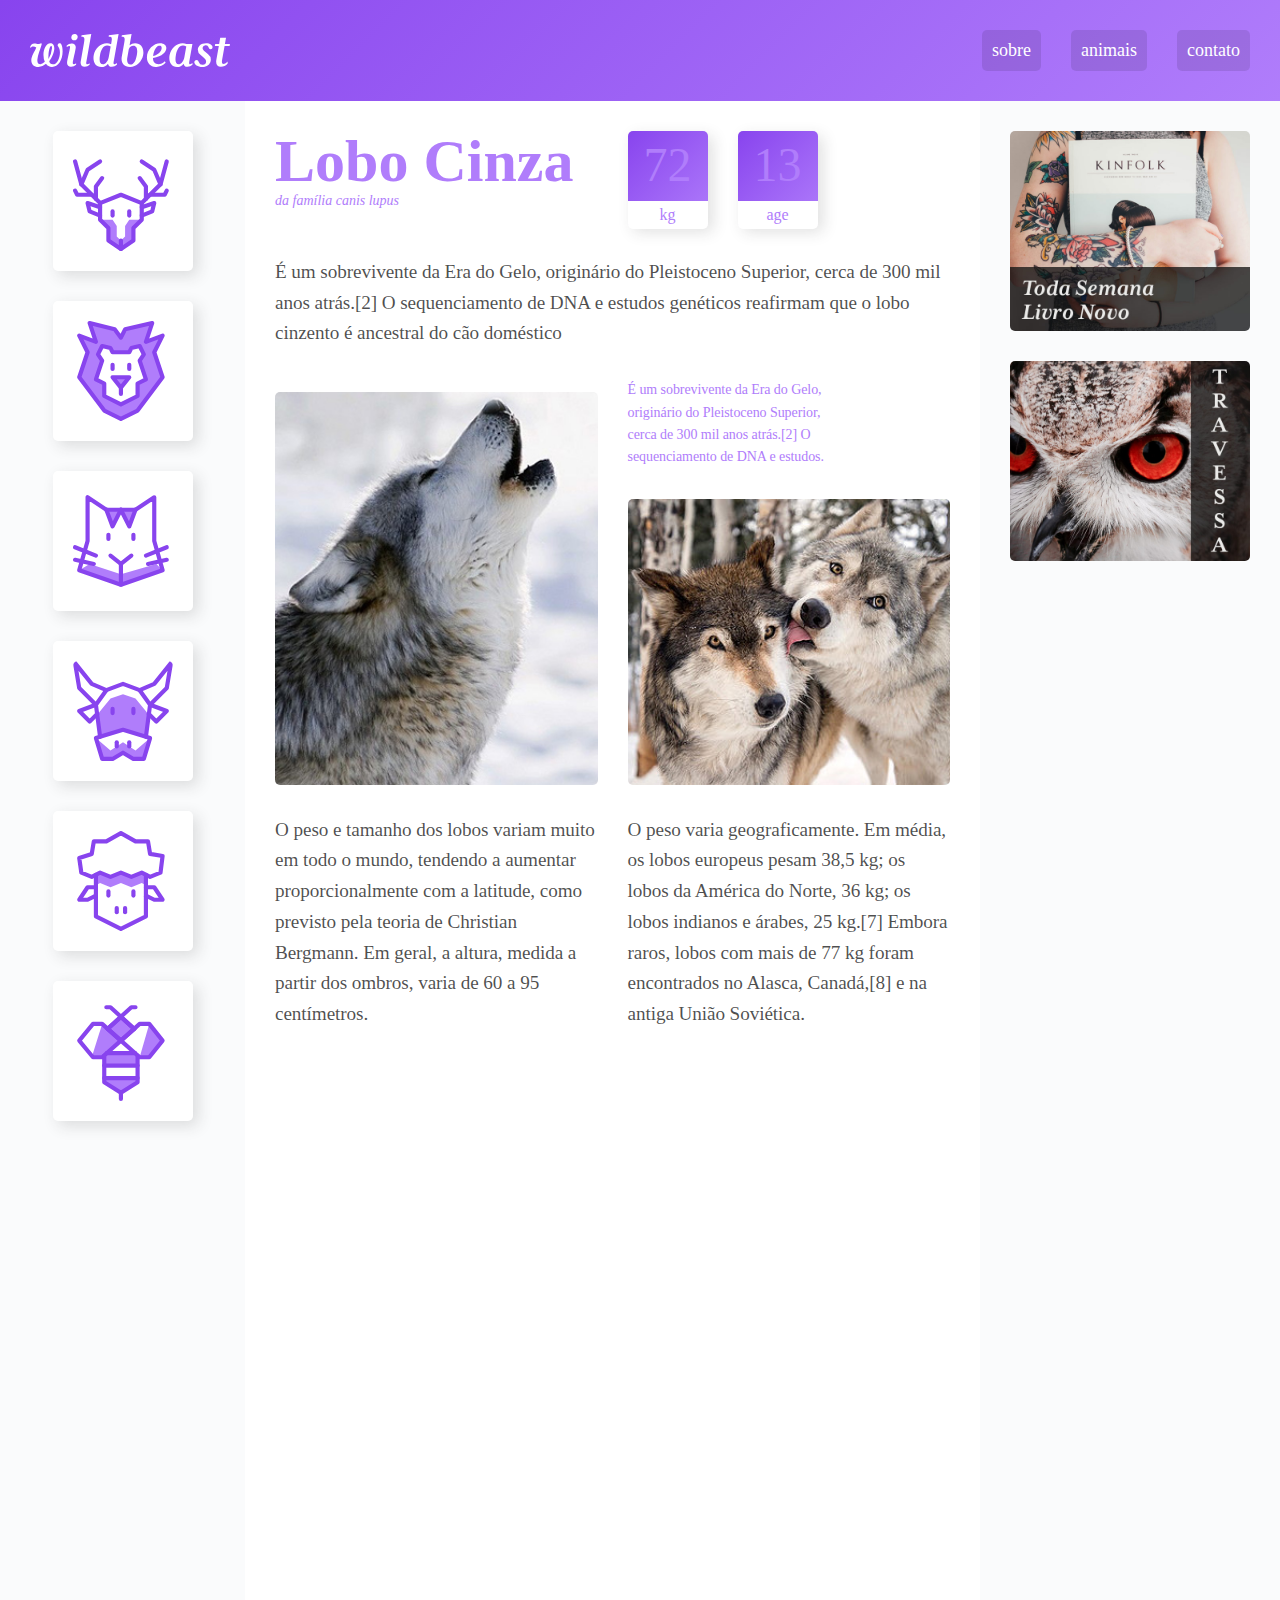
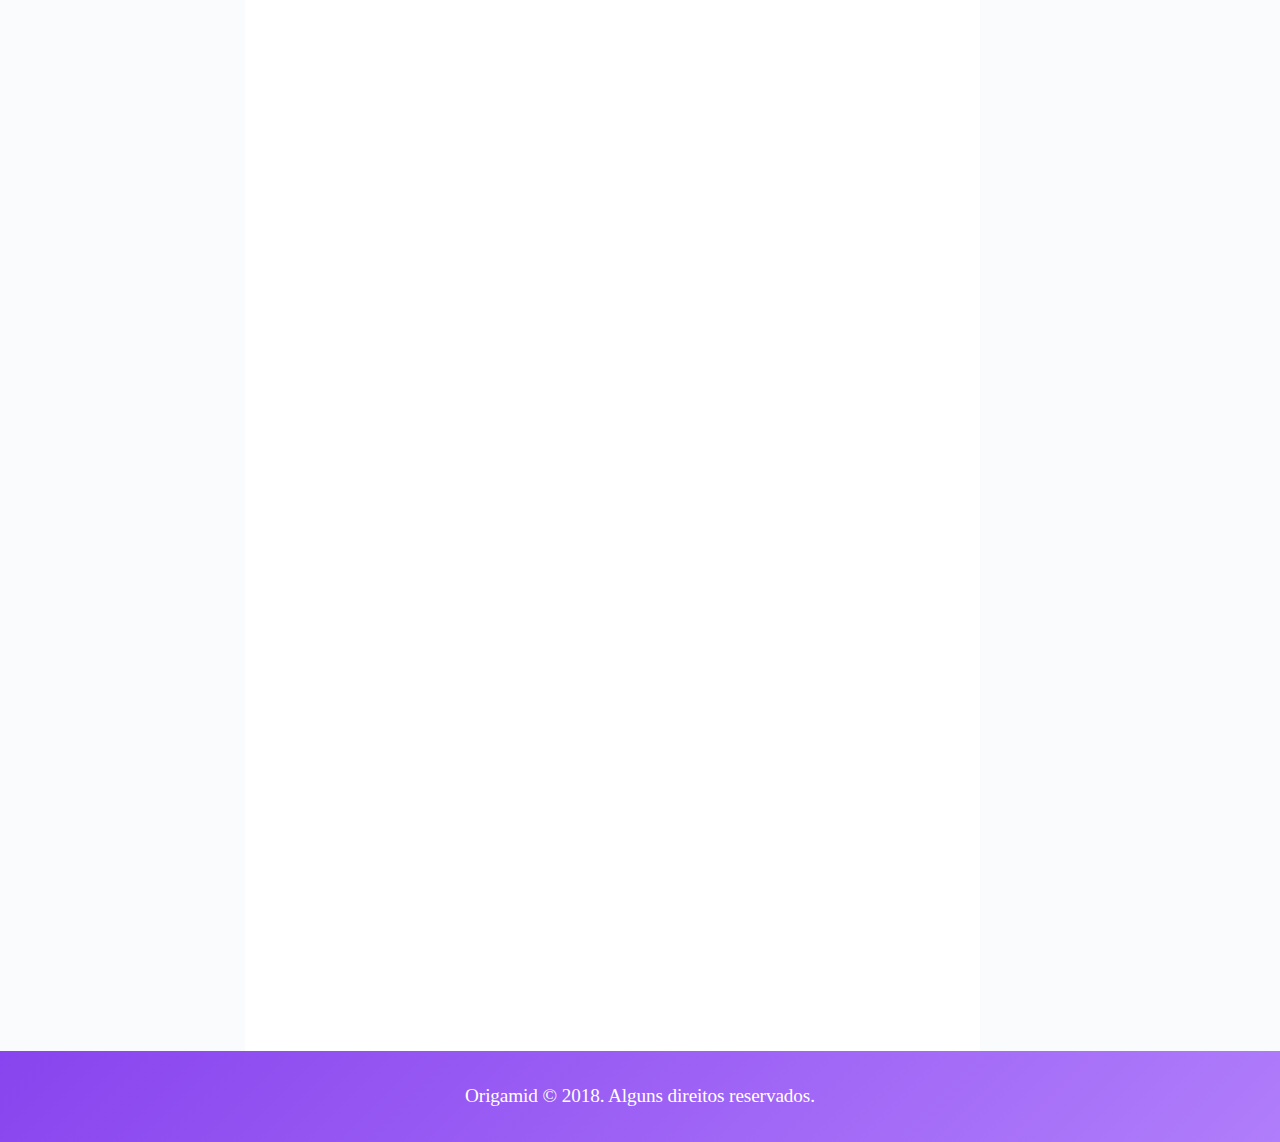
<file: animate-on-scroll/index.html>
<!DOCTYPE html>
<html>
  <head>
    <title>Wildbeast - Projeto CSS Grid Layout - Guia Completo - display: grid;</title>
    <meta name="description" content="Wildbeast - Projeto - Aprenda a utilizar o CSS Grid Layout para a criação de layouts responsivos com CSS nesse Guia Completo.">
    <meta name="author" content="Origamid"/>
    <meta name="theme-color" content="#693bb6">
    <meta property="og:title" content="Wildbeast - Projeto - CSS Grid Layout - Guia Completo - display: grid;"/>
    <meta property="og:description" content="Wildbeast - Projeto - Aprenda a utilizar o CSS Grid Layout para a criação de layouts responsivos com CSS nesse Guia Completo."/>
    <meta property="og:type" content="website"/>
    <meta property="og:url" content="https://www.origamid.com/projetos/wildbeast/index.html"/>
    <meta property="og:image" content="https://www.origamid.com/projetos/wildbeast/img/css-grid-layout.png"/>
    <meta property="og:site_name" content="Origamid"/>
    <meta charset="utf-8">
    <meta name="viewport" content="width=device-width, initial-scale=1, shrink-to-fit=no">
    <link href="https://fonts.googleapis.com/css?family=Vollkorn:400,400i,700" rel="stylesheet">
    <link rel="shortcut icon" href="img/favicon.ico">
    <link rel="stylesheet" href="style.css" />
  </head>
  <body>
  
    <article class="estrutura">
    
    <header class="header">
      <a href="#" class="logo"><img src="img/wildbeast.svg" alt="WildBeast"></a>
      <nav>
        <ul>
          <li><a href="#">sobre</a></li>
          <li><a href="#">animais</a></li>
          <li><a href="#">contato</a></li>
        </ul>
      </nav>
    </header>
    
    <nav class="sidenav">
      <ul>
        <li class="sidenav-item">
          <a href="#">
            <img src="img/icones/cervo.svg" alt="Cervo" />
          </a>
        </li>
        <li class="sidenav-item">
          <a href="#">
            <img src="img/icones/leao.svg" alt="Leão" />
          </a>
        </li>
        <li class="sidenav-item">
          <a href="#">
            <img src="img/icones/gato.svg" alt="Gato" />
          </a>
        </li>
        <li class="sidenav-item">
          <a href="#">
            <img src="img/icones/vaca.svg" alt="Vaca" />
          </a>
        </li>
        <li class="sidenav-item">
          <a href="#">
            <img src="img/icones/ovelha.svg" alt="Ovelha" />
          </a>
        </li>
        <li class="sidenav-item">
          <a href="#">
            <img src="img/icones/abelha.svg" alt="Abelha" />
          </a>
        </li>
      </ul>
    </nav>
    
    <section class="content">
    
      <div class="titulo">
        <h1>Lobo Cinza</h1>
        <span>da família canis lupus</span>
      </div>
      
      <div class="caracteristicas">
        <div>
          <span class="numero">72</span>
          <span class="rotulo">kg</span>
        </div>
        <div>
          <span class="numero">13</span>
          <span class="rotulo">age</span>
        </div>
      </div>
      
      <p class="introducao col-wide">É um sobrevivente da Era do Gelo, originário do Pleistoceno Superior, cerca de 300 mil anos atrás.[2] O sequenciamento de DNA e estudos genéticos reafirmam que o lobo cinzento é ancestral do cão doméstico</p>
      <img class="imagem-1" src="img/wolf1.jpg" alt="Wolf 1" />
      <p class="destaque">É um sobrevivente da Era do Gelo, originário do Pleistoceno Superior, cerca de 300 mil anos atrás.[2] O sequenciamento de DNA e estudos.</p>
      <img class="imagem-2" src="img/wolf2.jpg" alt="Wolf 2" />
      
      <p>O peso e tamanho dos lobos variam muito em todo o mundo, tendendo a aumentar proporcionalmente com a latitude, como previsto pela teoria de Christian Bergmann. Em geral, a altura, medida a partir dos ombros, varia de 60 a 95 centímetros.</p>
      <p>O peso varia geograficamente. Em média, os lobos europeus pesam 38,5 kg; os lobos da América do Norte, 36 kg; os lobos indianos e árabes, 25 kg.[7] Embora raros, lobos com mais de 77 kg foram encontrados no Alasca, Canadá,[8] e na antiga União Soviética.</p>
      
      <blockquote class="citacao col-wide" data-anime="left">
        <p>“Há algo no uivar do lobo que tira um homem do aqui e agora e o transporta para uma floresta da mente.”</p>
      </blockquote>
      
      <ul class="atributos" data-anime="left">
        <li>Surgiu: 12.000 anos</li>
        <li>Tipo: Mamífero</li>
        <li>Idade Média: 13 anos</li>
        <li>Macho adulto: 80kg</li>
        <li>Fêmea adulta: 55kg</li>
        <li>Família: Lupus</li>
      </ul>
      
      <div class="informacoes" data-anime="right">
        <p>É um sobrevivente da Era do Gelo, originário do Pleistoceno Superior, cerca de 300 mil anos atrás.[2] O sequenciamento de DNA e estudos genéticos reafirmam que o lobo cinzento é ancestral do cão doméstico.</p>
        <p>É um sobrevivente da Era do Gelo, originário do Pleistoceno Superior, cerca de 300 mil anos atrás.[2] O sequenciamento de DNA e estudos genéticos reafirmam que o lobo cinzento é ancestral do cão doméstico.</p>
      </div>
      
      <img class="imagem-3 col-wide" src="img/wolf3.jpg" alt="Wolf" data-anime="left" />

      <blockquote class="citacao col-wide" data-anime="left">
        <p>“Há algo no uivar do lobo que tira um homem do aqui e agora e o transporta para uma floresta da mente.”</p>
      </blockquote>
      
      <ul class="atributos" data-anime="left">
        <li>Surgiu: 12.000 anos</li>
        <li>Tipo: Mamífero</li>
        <li>Idade Média: 13 anos</li>
        <li>Macho adulto: 80kg</li>
        <li>Fêmea adulta: 55kg</li>
        <li>Família: Lupus</li>
      </ul>
      
      <div class="informacoes" data-anime="right">
        <p>É um sobrevivente da Era do Gelo, originário do Pleistoceno Superior, cerca de 300 mil anos atrás.[2] O sequenciamento de DNA e estudos genéticos reafirmam que o lobo cinzento é ancestral do cão doméstico.</p>
        <p>É um sobrevivente da Era do Gelo, originário do Pleistoceno Superior, cerca de 300 mil anos atrás.[2] O sequenciamento de DNA e estudos genéticos reafirmam que o lobo cinzento é ancestral do cão doméstico.</p>
      </div>
    </section>
    
    <aside class="anuncios">
      <div class="anuncios-item">
        <img src="img/anuncio-1.jpg" alt="Anúncio 1" />
      </div>
      <div class="anuncios-item">
        <img src="img/anuncio-2.jpg" alt="Anúncio 2" />
      </div>
    </aside>
    
    <footer class="footer">
      <p>Origamid © 2018. Alguns direitos reservados.</p>
    </footer>
    
    </article>

    <script src="script.js"></script>
  </body>
</html>
</file>
<file: animate-on-scroll/style.css>
/* Animação */
[data-anime]{
  opacity: 0;
  transition: .3s;
}

[data-anime="left"]{
  transform: translate3d(-50px, 0, 0); /*x y z*/
}

[data-anime="right"]{
  transform: translate3d(50px, 0, 0); /*x y z*/
}

[data-anime].animate{
  opacity: 1;
  transform: translate3d(0px, 0px, 0px); /*x y z*/
}
/* Animação */

body, p, h1, ul, li, blockquote {
  padding: 0px;
  margin: 0px;
}

body {
  font-family: "Volkorn", Georgia, Serif;
}

li {
  list-style: none;
}

a {
  text-decoration: none;
}

img {
  max-width: 100%;
  width: 100%;
  border-radius: 5px;
  display: block;
}

/* GRID GERAL */

.estrutura {
  display: grid;
  /* Minmax é para definir o mínimo que quero dela, a última eu quero 300px fixo sempre. */
  grid-template-columns: minmax(160px, 1fr) 3fr 300px;
  grid-template-areas:
    "header header header"
    "sidenav content anuncios"
    "footer footer footer"
  ;
}

@media (max-width: 1200px) {
  .estrutura {
    grid-template-areas:
      "header header header"
      "sidenav content content"
      "sidenav anuncios anuncios"
      "footer footer footer"
    ;
  }
}

@media (max-width: 760px) {
  .estrutura {
    grid-template-columns: 100%; /* 1fr está bugando */
    grid-template-areas:
      "header"
      "sidenav"
      "content"
      "anuncios"
      "footer"
    ;
  }
}

/* HEADER */

.header {
  grid-area: header;
  background: linear-gradient(135deg, #8844ee, #B07DFB);
  padding: 30px;
  align-items: center;
  display: grid;
  grid-template-columns: 1fr auto;
}

.logo {
  max-width: 200px;
}

.header nav ul {
  display: flex;
  flex-wrap: wrap;
}

.header nav a {
  display: block;
  padding: 10px;
  color: white;
  font-size: 1.125em;
  background: rgba(0,0,0,.1);
  border-radius: 5px;
  transition: 0.1s;
}

.header nav a:hover {
  background: rgba(0,0,0,.5);
}

.header li + li {
  margin-left: 30px;
}

@media (max-width: 760px) {
  .header {
    grid-template-columns: auto;
  }
  .logo {
    margin-bottom: 20px;
  }
  .header nav a {
    font-size: 1em;
  }
  .header li + li {
    margin-left: 10px;
  }
}

/* SIDENAV */

.sidenav {
  grid-area: sidenav;
  background: #fafbfc;
  padding: 30px;
}

.sidenav-item a {
  display: block;
  min-width: 60px;
  max-width: 100px;
  margin: 0 auto 30px auto;
  background: white;
  box-shadow: 5px 5px 15px 0px rgba(44,44,44,0.15);
  border-radius: 5px;
  padding: 20px;
  transition: .1s ease-out;
}

.sidenav-item a:hover {
  background: #B07DFB;
}

@keyframes seta {
  from {
    right: 30px;
  }
  to {
    right: 20px;
  }
}

@media (max-width: 760px) {
  .sidenav {
    position: relative;
    overflow-x: auto;
    -webkit-overflow-scrolling: touch;
    -ms-overflow-style: -ms-autohiding-scrollbar;
  }
  .sidenav::after {
    content: '→';
    position: absolute;
    top: 5px;
    right: 30px;
    color: rgba(0,0,0,.3);
    animation: seta .5s ease-in 0s infinite alternate;
  }
  .sidenav ul {
    display: flex;
    flex-wrap: nowrap;
  }
  .sidenav-item {
    flex: 1 0 60px;
  }
  .sidenav {
    padding: 0 30px;
  }
  .sidenav-item a {
    margin: 30px 30px 30px 0px;
  }
}

/* CONTENT */

.content {
  grid-area: content;
  margin: 0 auto;
}

/* ANUNCIOS */

.anuncios {
  grid-area: anuncios;
  background: #fafbfc;
  display: grid;
  padding: 30px;
  grid-gap: 30px;
  grid-template-columns: repeat(auto-fit, minmax(150px, 1fr));
  align-content: start;
  justify-content: space-around;
}

/* FOOTER */

.footer {
  grid-area: footer;
  background: linear-gradient(135deg, #8844ee, #B07DFB);
}

/* GRID DO CONTENT */

.content {
  display: grid;
  max-width: 900px;
  grid-template-columns: 1fr 1fr;
  grid-gap: 30px;
  padding: 30px;
}

@media (max-width: 600px) {
  .content {
    grid-template-columns: auto;
  }
}

.col-wide {
  /* A coluna vai do 1 até o último, por isso -1, assim pega todas as colunas */
  grid-column: 1 / -1;
}

.imagem-1 {
  /* span 2 significa que ess imagem vai ocupar 2 linhas e será alinhada ao final dela sempre. */
  grid-row: span 2;
  align-self: end;
}

.imagem-2 {
  align-self: end;
}

/* ESTILOS DO CONTENT */

p {
  font-size: 1.2em;
  line-height: 1.6;
  letter-spacing: -.005em;
  color: rgba(0, 0, 0, 0.7);
}

.informacoes p + p {
  margin-top: 30px;
}

/* TITULO */

.titulo {
  color: #B07DFB;
}

.titulo h1 {
  font-size: 3.75em;
  font-weight: 700;
  line-height: 1;
}

.titulo span {
  font-size: 0.875em;
  font-style: italic;
}

/* CARACTERISTICAS */

.caracteristicas {
  display: flex;
  align-items: flex-start;
}

.caracteristicas > div {
  width: 80px;
  text-align: center;
  box-shadow: 5px 5px 15px 0px rgba(44,44,44,0.15);
  background: linear-gradient(135deg, #8844ee, #B07DFB);
  border-radius: 5px;
  position: relative;
}

.caracteristicas > div:first-child {
  margin-right: 30px;
}

.numero {
  color: #B07DFB;
  font-size: 3em;
  line-height: 1;
  margin: 10px auto;
}

.rotulo {
  background: white;
  border-radius: 0 0 5px 5px;
  color: #B07DFB;
  padding: 5px 0;
  position: relative;
  top: 2px;
}

.caracteristicas span {
  display: block;
}

/* DESTAQUE */

.destaque {
  font-size: 0.875em;
  color: #B07DFB;
  max-width: 16em;
}

.citacao, .atributos {
  align-self: start;
  padding: 30px;
  border-radius: 5px;
  box-shadow: 5px 5px 15px 0px rgba(44,44,44,0.15);
  background: linear-gradient(135deg, #8844ee, #B07DFB);
}

.citacao p {
  font-size: 1.5em;
  font-style: italic;
  text-align: center;
  max-width: 500px;
  margin: 0 auto;
  color: white;
}

.atributos li {
  color: white;
  font-family: Courier, monospace;
  font-size: 1.125em;
  padding: 15px;
}

.atributos li + li {
  border-top: 2px solid #AF7BFB;
}

.footer p {
  color: white;
  text-align: center;
  padding: 30px;
}
</file>
